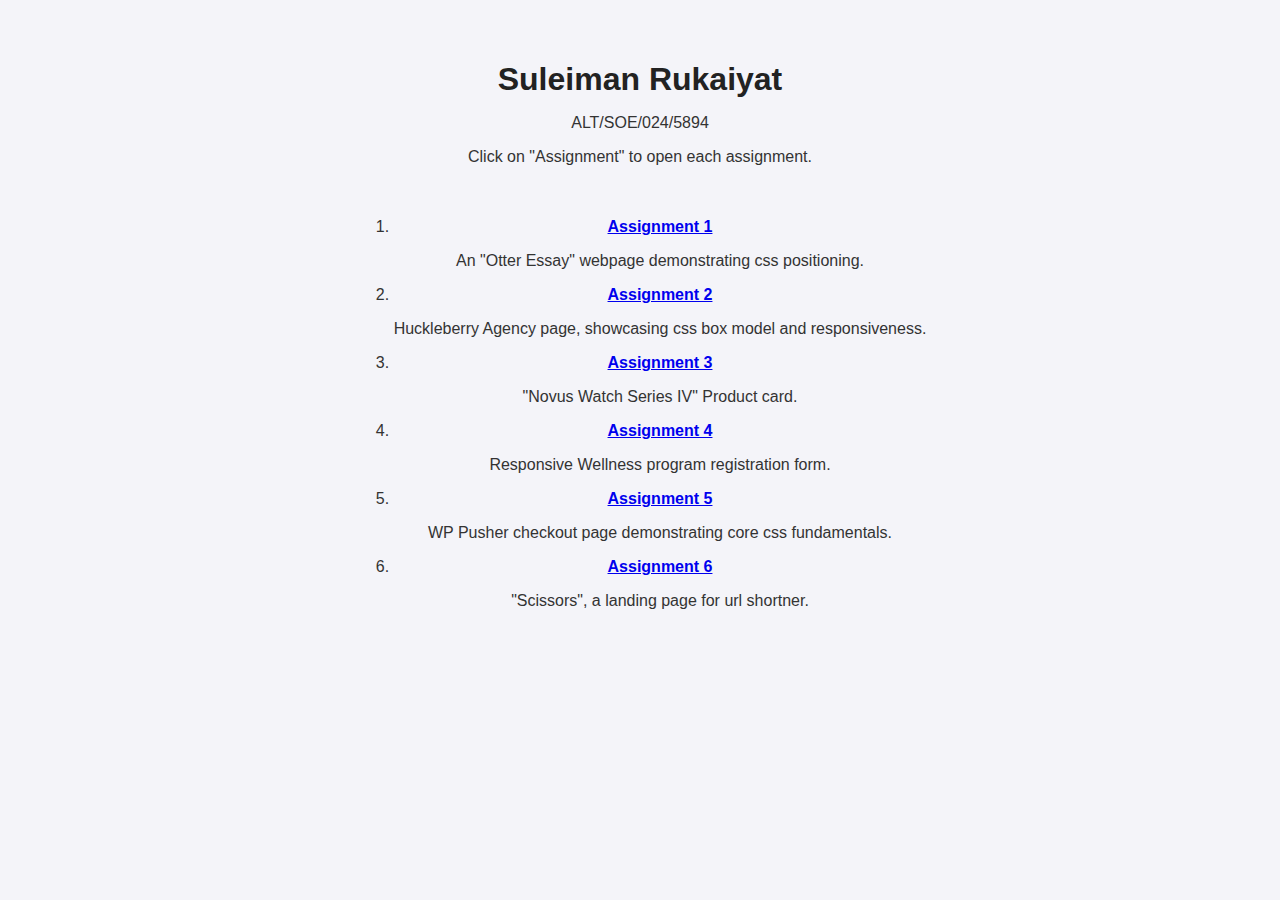
<file: index.html>
<!DOCTYPE html>
<html lang="en">

<head>
    <meta charset="UTF-8" />
    <meta name="viewport" content="width=device-width, initial-scale=1.0" />
    <title>CSS Assignments</title>
    <link rel="stylesheet" href="style.css" />
    <link href="https://fonts.googleapis.com/css2?family=Josefin+Sans:ital,wght@0,100..700;1,100..700&display=swap"
        rel="stylesheet">
</head>

<body>
    <section class="container">
        <div class="title">
            <h1>Suleiman Rukaiyat</h1>
            <p>ALT/SOE/024/5894</p>
            <p class="decription">
                Click on "Assignment"  to open each assignment.
            </p>
        </div>


        <div class="assignments">
            <div class="column 1">
                <ol class="alt__colors">
                    <li>
                        <a class="click__open" href="./CSS1/assignment 1.html" target="_blank">
                            <strong>Assignment 1</strong>
                        </a>
                        <a href="./CSS1/assignment 1.html" class="open__link" target="_blank"></a>
                        <p>An "Otter Essay" webpage demonstrating css positioning.</p>
                    </li>
                    <li>
                        <a class="click__open" href="./CSS2/assignment 2.html" target="_blank">
                            <strong>Assignment 2</strong>
                        </a>
                        <a href="./CSS2/assignment 2.html" class="open__link" target="_blank"></a>
                        <p>
                            Huckleberry Agency page, showcasing css box model and
                            responsiveness.
                        </p>
                    </li>
                    <li>
                        <a class="click__open" href="./CSS3/assignment 3.html" target="_blank">
                            <strong>Assignment 3</strong>
                        </a>
                        <a href="./CSS3/assignment 3.html" class="open__link" target="_blank"></a>
                        <p>"Novus Watch Series IV" Product card.</p>
                    </li>
                </ol>
            </div>

            <div class="column 2">
                <ol class="alt__colors" start="4">
                    <li>
                        <a class="click__open" href="./CSS4/assignment 4.html" target="_blank">
                            <strong>Assignment 4</strong>
                        </a>
                        <a href="./CSS4/assignment 4.html" class="open__link" target="_blank"></a>
                        <p>Responsive Wellness program registration form.</p>
                    </li>
                    <li>
                        <a class="click__open" href="./CSS5/assignment 5.html" target="_blank">
                            <strong>Assignment 5</strong>
                        </a>
                        <a href="./CSS5/assignment 5.html" class="open__link" target="_blank"></a>
                        <p>
                            WP Pusher checkout page demonstrating core css fundamentals.
                        </p>
                    </li>
                    <li>
                        <a class="click__open" href="./CSS6/assignment 6.html" target="_blank">
                            <strong>Assignment 6</strong>
                        </a>
                        <a href="./CSS6/assignment 6.html" class="open__link" target="_blank"></a>
                        <p>"Scissors", a landing page for url shortner.</p>
                    </li>
                </ol>
            </div>
        </div>
    </section>
</body>

</html>
</file>
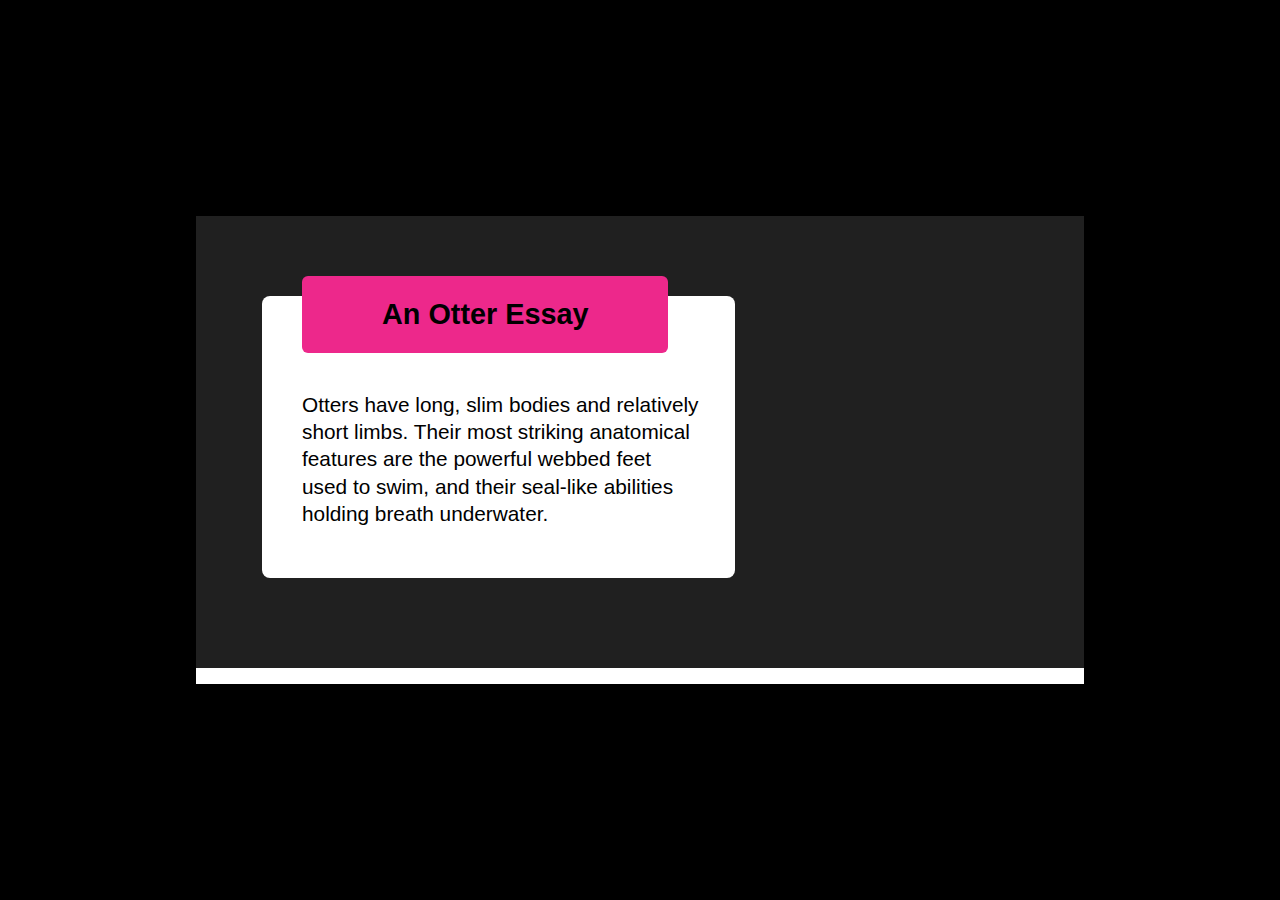
<file: CSS1/assignment 1.html>
<!DOCTYPE html>
<html lang="en">
  <head>
    <meta charset="UTF-8" />
    <meta name="viewport" content="width=device-width, initial-scale=1.0" />
    <title>Task 1 | Otter Essay</title>
    <link rel="stylesheet" href="assignment 1 style.css" />
  </head>
  <body>
    <main class="main">
      <section class="main-outer-container">
        <article class="main-container">
          <h1 class="main-heading">An Otter Essay</h1>
          <div class="main-content">
            <p>
              Otters have long, slim bodies and relatively short limbs. Their
              most striking anatomical features are the powerful webbed feet
              used to swim, and their seal-like abilities holding breath
              underwater.
            </p>
          </div>
        </article>
      </section>
    </main>
  </body>
</html>
</file>
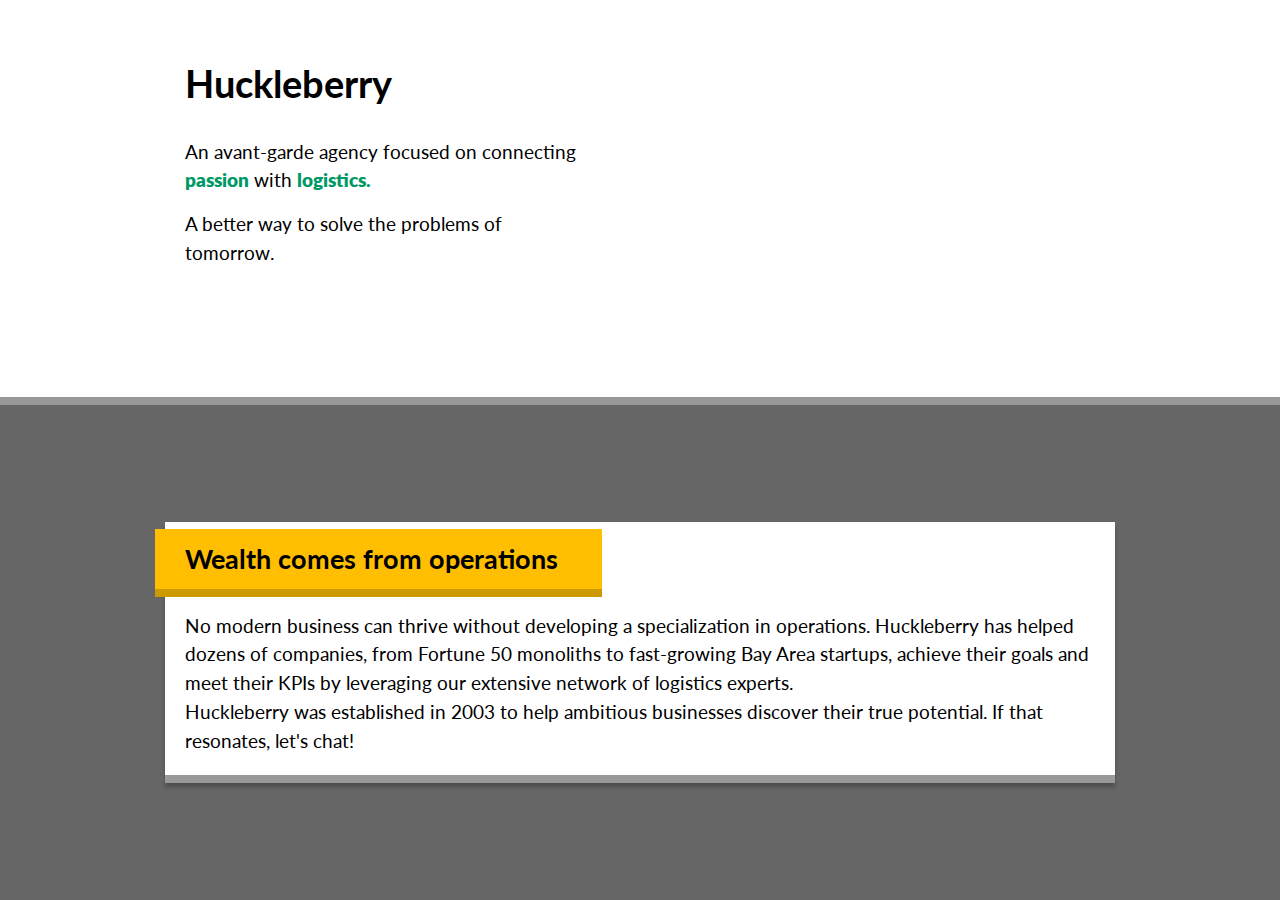
<file: CSS2/assignment 2.html>
<!DOCTYPE html>
<html lang="en">

<head>
    <meta charset="UTF-8">
    <meta name="viewport" content="width=device-width, initial-scale=1.0">
    <title>Task 2 | Huckleberry</title>
    <link rel="stylesheet" href="assignment 2 style.css">
</head>

<body>
    <header class="header">
        <div class="header__content">
            <h1>Huckleberry</h1>
            <div class="intro">
                <p class="intro__primary">
                    An avant-garde agency focused on connecting
                    <span class="highlight-green">passion</span> with
                    <span class="highlight-green">logistics.</span>
                </p>
                <p class="intro__secondary">
                    A better way to solve the problems of tomorrow.
                </p>
            </div>
        </div>
    </header>

    <main>
        <article class="card">
            <header class="card__banner">
                <h2>Wealth comes from operations</h2>
            </header>
            <div class="card__content">
                <p class="card__text-1">
                    No modern business can thrive without developing a specialization in operations. Huckleberry has
                    helped dozens of companies, from Fortune 50 monoliths to fast-growing Bay Area startups, achieve
                    their goals and meet their KPIs by leveraging our extensive network of logistics experts.
                </p>
                <p class="card__text-2">
                    Huckleberry was established in 2003 to help ambitious businesses discover their true potential.
                    If that resonates, let's chat!
                </p>
            </div>
        </article>
    </main>

</body>

</html>
</file>
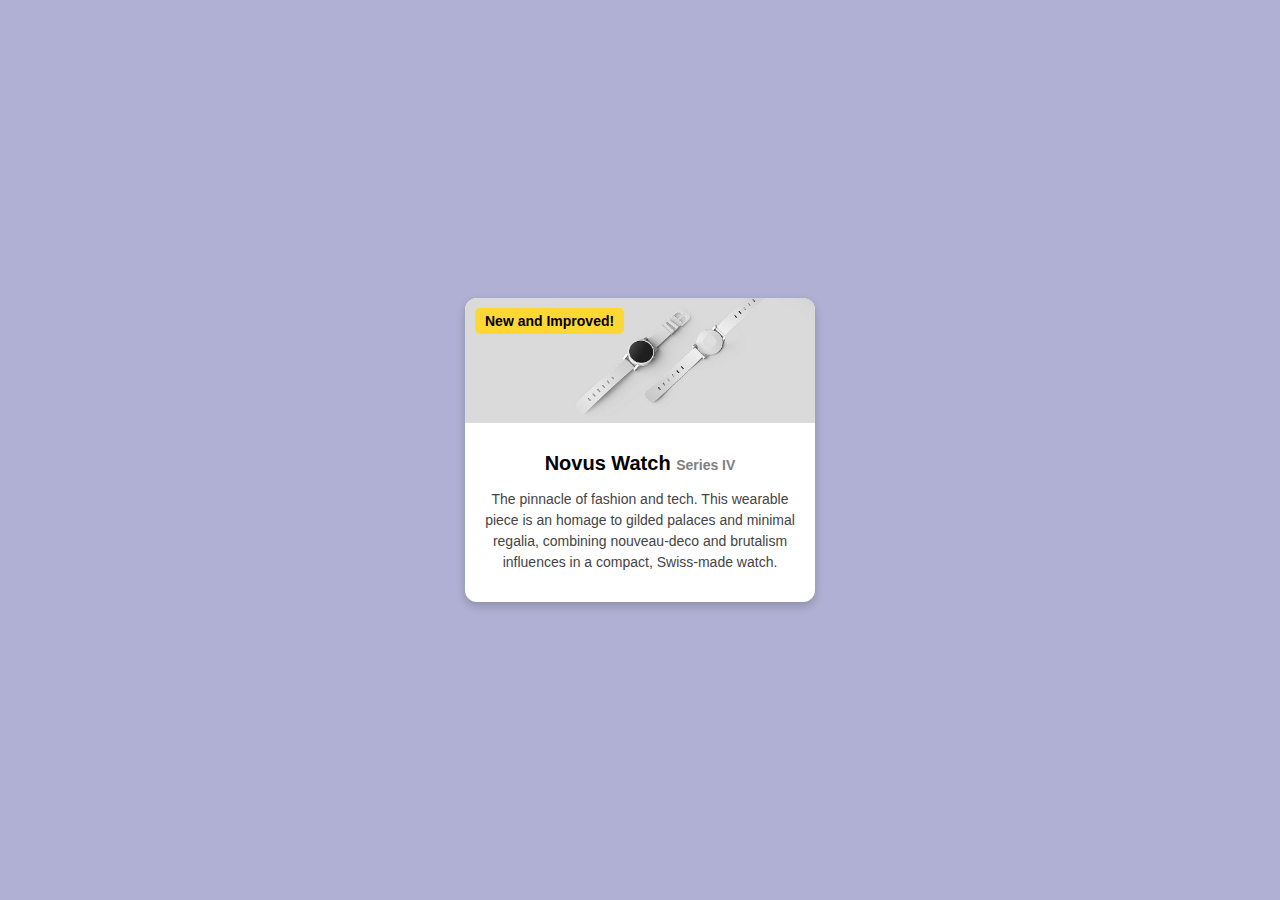
<file: CSS3/assignment 3.html>
<!DOCTYPE html>
<html lang="en">
<head>
    <meta charset="UTF-8">
    <meta name="viewport" content="width=device-width, initial-scale=1.0">
    <title>Novus Watch Ad</title>
    <link rel="stylesheet" href="assignnment 3 style.css">
</head>
<body>
    <div class="card-container">
        <div class="badge">New and Improved!</div>
        <div class="card">
            <img src="novus watch.jpeg" alt="Novus Watch" class="watch-image">
            <div class="card-content">
                <h2>Novus Watch <span>Series IV</span></h2>
                <p>The pinnacle of fashion and tech. This wearable piece is an homage to gilded palaces and minimal regalia, combining nouveau-deco and brutalism influences in a compact, Swiss-made watch.</p>
            </div>
        </div>
    </div>
</body>
</html>
</file>
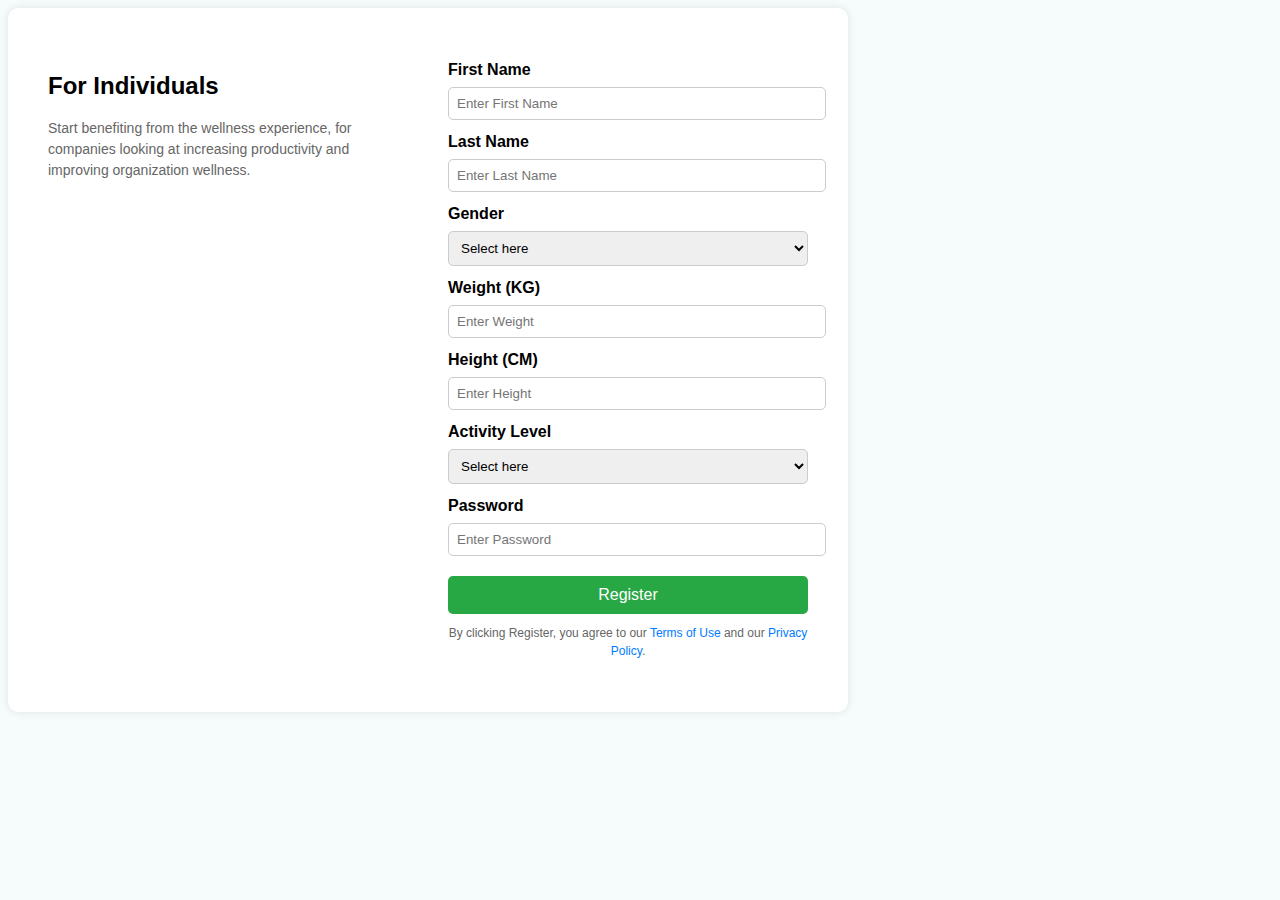
<file: CSS4/assignment 4.html>
<!DOCTYPE html>
<html lang="en">
<head>
    <meta charset="UTF-8">
    <meta name="viewport" content="width=device-width, initial-scale=1.0">
    <title>Signup Form</title>
    <link rel="stylesheet" href="assignment 4 style.css">
</head>
<body>
    <div class="container">
        <div class="info-section">
            <h2>For Individuals</h2>
            <p>Start benefiting from the wellness experience, for companies looking at increasing productivity and improving organization wellness.</p>
        </div>
        <div class="form-section">
            <form>
                <label>First Name</label>
                <input type="text" placeholder="Enter First Name">
                
                <label>Last Name</label>
                <input type="text" placeholder="Enter Last Name">
                
                <label>Gender</label>
                <select>
                    <option>Select here</option>
                </select>
                
                <label>Weight (KG)</label>
                <input type="number" placeholder="Enter Weight">
                
                <label>Height (CM)</label>
                <input type="number" placeholder="Enter Height">
                
                <label>Activity Level</label>
                <select>
                    <option>Select here</option>
                </select>
                
                <label>Password</label>
                <input type="password" placeholder="Enter Password">
                
                <button type="submit">Register</button>
            </form>
            <p class="terms">By clicking Register, you agree to our <a href="#">Terms of Use</a> and our <a href="#">Privacy Policy</a>.</p>
        </div>
    </div>
</body>
</html>
</file>
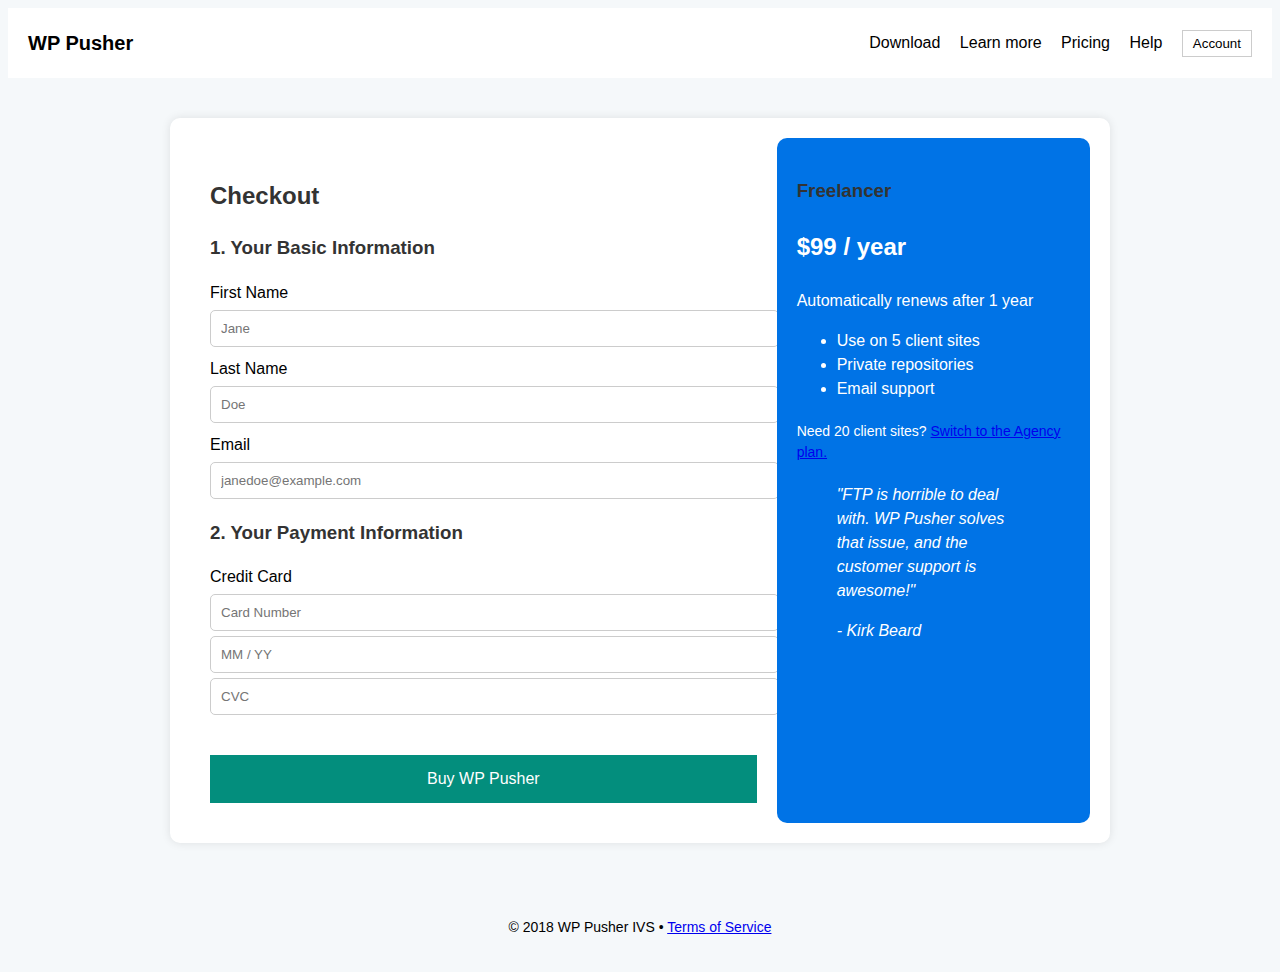
<file: CSS5/assignment 5.html>
<!DOCTYPE html>
<html lang="en">
<head>
    <meta charset="UTF-8">
    <meta name="viewport" content="width=device-width, initial-scale=1.0">
    <title>WP Pusher Checkout</title>
    <link rel="stylesheet" href="assignment 5 style.css">
</head>
<body>
    <header>
        <div class="logo">WP Pusher</div>
        <nav>
            <a href="#">Download</a>
            <a href="#">Learn more</a>
            <a href="#">Pricing</a>
            <a href="#">Help</a>
            <button class="account-btn">Account</button>
        </nav>
    </header>

    <main class="checkout-container">
        <section class="checkout-form">
            <h2>Checkout</h2>
            
            <form>
                <div class="section">
                    <h3>1. Your Basic Information</h3>
                    <label>First Name</label>
                    <input type="text" placeholder="Jane">
                    
                    <label>Last Name</label>
                    <input type="text" placeholder="Doe">

                    <label>Email</label>
                    <input type="email" placeholder="janedoe@example.com">
                </div>

                <div class="section">
                    <h3>2. Your Payment Information</h3>
                    <label>Credit Card</label>
                    <input type="text" placeholder="Card Number">
                    <input type="text" placeholder="MM / YY">
                    <input type="text" placeholder="CVC">
                </div>

                <button type="submit" class="buy-btn">Buy WP Pusher</button>
            </form>
        </section>

        <aside class="pricing-box">
            <h3>Freelancer</h3>
            <p class="price">$99 / year</p>
            <p>Automatically renews after 1 year</p>
            <ul>
                <li>Use on 5 client sites</li>
                <li>Private repositories</li>
                <li>Email support</li>
            </ul>
            <p class="switch-plan">Need 20 client sites? <a href="#">Switch to the Agency plan.</a></p>
            <blockquote>
                <p>"FTP is horrible to deal with. WP Pusher solves that issue, and the customer support is awesome!"</p>
                <p>- Kirk Beard</p>
            </blockquote>
        </aside>
    </main>

    <footer>
        <p>© 2018 WP Pusher IVS • <a href="#">Terms of Service</a></p>
    </footer>
</body>
</html>
</file>
<file: style.css>
/* General styles */
body {
    font-family: 'Poppins', sans-serif;
    background-color: #f4f4f9;
    color: #333;
    margin: 0;
    padding: 20px;
    text-align: center;
}

/* Header styling */
h1 {
    font-size: 2rem;
    color: #222;
    margin-bottom: 5px;
}

h2 {
    font-size: 1.2rem;
    color: #666;
}

/* Assignment list styling */
.container {
    display: flex;
    flex-wrap: wrap;
    justify-content: center;
    gap: 20px;
    max-width: 800px;
    margin: 20px auto;
}

.assignment {
    background: white;
    padding: 15px;
    border-radius: 8px;
    box-shadow: 0 4px 8px rgba(0, 0, 0, 0.1);
    transition: transform 0.2s, box-shadow 0.2s;
    width: 300px;
}

.assignment:hover {
    transform: translateY(-5px);
    box-shadow: 0 6px 12px rgba(0, 0, 0, 0.15);
}

.assignment h3 {
    font-size: 1.1rem;
    color: #0056b3;
    margin-bottom: 5px;
}

.assignment p {
    font-size: 0.9rem;
    color: #444;
}

/* Responsive adjustments */
@media (max-width: 600px) {
    .container {
        flex-direction: column;
        align-items: center;
    }
}
</file>
<file: CSS1/assignment 1 style.css>
* {
    margin: 0;
    padding: 0;
    box-sizing: border-box;
}

body {
    height: 100vh;
    display: flex;
    justify-content: center;
    align-items: center;
    color: #000;
    background-color: black;
    font-family:Arial, Helvetica, sans-serif;
}

.main {
    width: 888px;
    height: 468px;
    background-color: #fff;
}

.main-outer-container {
    width: 100%;
    height: 100%;
    padding: 50px;
    background-color: #202020;
    border-bottom: 16px solid #fff;
}

.main-container {
    position: relative;
    width: 60%;
    height: 80%;
    border-radius: 8px;
    background-color: #fff;
    margin: 30px 0 0 16px;
}

.main-heading {
    position: absolute;
    top: -20px;
    left: 40px;
    padding: 22px 80px;
    font-size: 1.8rem;
    font-weight: 800;
    color: #000;
    background-color: #ed288b;
    text-align: center;
    border-radius: 6px;
}

.main-content {
    padding: 95px 35px 15px 40px;
}

.main-content p {
    line-height: 1.7rem;
    font-weight: 500;
    font-size: 1.3rem;
}
</file>
<file: CSS2/assignment 2 style.css>
@import url('https://fonts.googleapis.com/css2?family=Lato:ital,wght@0,100;0,300;0,400;0,700;0,900;1,100;1,300;1,400;1,700;1,900&display=swap');

* {
  margin: 0;
  padding: 0;
  box-sizing: border-box;
}

body {
  height: 100vh;
  display: flex;
  line-height: 1.5;
  flex-direction: column;
  font-family: "Lato", sans-serif;
  font-size: 1.2rem;
}

.header {
  height: 45vh;
  background-color: #fff;
  border-bottom: 8px solid #999999;
}

main {
  display: flex;
  flex: 1;
  justify-content: center;
  align-items: center;
  background-color: #666666;
}

.header__content {
  margin: 55px 0 0 0;
  padding: 0 20px;
  width: 100%;
}

.intro {
  margin-top: 10px;
}

.intro p {
  padding-top: 15px;
}

.highlight-green {
  color: #009966;
  font-weight: 800;
}

.card {
  width: 100%;
  padding: 20px;
  position: relative;
  background-color: #fff;
  box-shadow: 0 4px 4px 0 #00000040;
  border-bottom: 8px solid #999999;
}

.card__content {
  margin-top: 70px;
}

.card__banner h2 {
  position: absolute;
  top: 7px;
  left: -10px;
  width: 600px;
  padding: 10px 30px;
  font-size: 1.4rem;
  color: #000000;
  background-color: #ffbf00;
  border-bottom: 8px solid#CC9900;
}

.otter-main {
  width: 888px;
  height: 468px;
  background-color: #fff;
}

.otter-outer {
  width: 100%;
  height: 100%;
  padding: 50px;
  background-color: #202020;
  border-bottom: 16px solid #fff;
}

.otter-container {
  position: relative;
  width: 60%;
  height: 80%;
  border-radius: 8px;
  background-color: #fff;
  margin: 30px 0 0 16px;
}

@media screen and (min-width: 480px) {
  .header__content {
    width: 60%;
  }

  .card__banner h2 {
    font-size: 40px;
  }
}

@media screen and (min-width: 769px) {
  .header__content {
    width: 435px;
    margin: 55px 0 0 max(5px, calc((100vw - 950px) / 2));
  }
  .card {
    width: 950px;
    margin-top: 0;
  }
  .card__banner h2 {
    max-width: 47%;
    font-size: 1.7rem;
  }
}

@media screen and (min-width: 1280px) {
  .header__content {
    margin-left: calc((100vw - 950px) / 2);
  }
}
</file>
<file: CSS3/assignnment 3 style.css>
/* General Styling */
body {
    font-family: Arial, sans-serif;
    background-color: #b0b0d4; /* Soft purple background */
    display: flex;
    justify-content: center;
    align-items: center;
    height: 100vh;
    margin: 0;
}

/* Card Container */
.card-container {
    position: relative;
    background: white;
    border-radius: 12px;
    box-shadow: 0 4px 10px rgba(0, 0, 0, 0.2);
    overflow: hidden;
    max-width: 350px;
    text-align: center;
}

/* Badge */
.badge {
    position: absolute;
    top: 10px;
    left: 10px;
    background: #fdd835; /* Yellow badge */
    color: black;
    font-weight: bold;
    padding: 5px 10px;
    border-radius: 5px;
    font-size: 14px;
}

/* Watch Image */
.watch-image {
    width: 100%;
    height: auto;
}

/* Card Content */
.card-content {
    padding: 15px;
}

.card-content h2 {
    font-size: 20px;
    margin: 10px 0;
}

.card-content h2 span {
    font-size: 14px;
    color: gray;
}

.card-content p {
    font-size: 14px;
    color: #444;
    line-height: 1.5;
}
</file>
<file: CSS4/assignment 4 style.css>
/* styles.css */
body {
    display: flex;
    flex-direction: column;
    line-height: 1.5;
    box-sizing: border-box;
    background-color: #f6fcfb;
    font-family: "Sofia Sans", sans-serif;
}

.container {
    display: flex;
    background: white;
    padding: 20px;
    border-radius: 10px;
    box-shadow: 0 0 10px rgba(0, 0, 0, 0.1);
    max-width: 800px;
    width: 100%;
}

.info-section {
    flex: 1;
    padding: 20px;
}

.form-section {
    flex: 1;
    padding: 20px;
}

h2 {
    margin-bottom: 10px;
}

p {
    font-size: 14px;
    color: #666;
}

form {
    display: flex;
    flex-direction: column;
}

label {
    margin-top: 10px;
    font-weight: bold;
}

input, select {
    padding: 8px;
    margin-top: 5px;
    border: 1px solid #ccc;
    border-radius: 5px;
    width: 100%;
}

button {
    margin-top: 20px;
    padding: 10px;
    background-color: #28a745;
    color: white;
    border: none;
    border-radius: 5px;
    cursor: pointer;
    font-size: 16px;
}

button:hover {
    background-color: #218838;
}

.terms {
    margin-top: 10px;
    font-size: 12px;
    color: #666;
    text-align: center;
}

.terms a {
    color: #007bff;
    text-decoration: none;
}

.terms a:hover {
    text-decoration: underline;
}
</file>
<file: CSS5/assignment 5 style.css>
body {
    height: 100vh;
  display: flex;
  flex-direction: column;
  background-color: #f5f8fa;
  font-family: "Lato", sans-serif;
  line-height: 1.5;
  -webkit-font-smoothing: antialiased;
}

/* Header */
header {
    display: flex;
    justify-content: space-between;
    padding: 20px;
    background: white;
    align-items: center;
}

.logo {
    font-weight: bold;
    font-size: 20px;
}

nav a {
    margin-right: 15px;
    text-decoration: none;
    color: black;
}

.account-btn {
    padding: 5px 10px;
    border: 1px solid #ccc;
    background: white;
    cursor: pointer;
}

/* Checkout Container */
.checkout-container {
    display: flex;
    max-width: 900px;
    margin: 40px auto;
    background: white;
    padding: 20px;
    border-radius: 10px;
    box-shadow: 0 0 10px rgba(0, 0, 0, 0.1);
}

/* Form Section */
.checkout-form {
    flex: 2;
    padding: 20px;
}

.section {
    margin-bottom: 20px;
}

h2, h3 {
    color: #333;
}

label {
    display: block;
    margin-top: 10px;
}

input {
    width: 100%;
    padding: 10px;
    margin-top: 5px;
    border: 1px solid #ccc;
    border-radius: 5px;
}

/* Button */
.buy-btn {
    width: 100%;
    padding: 15px;
    background: #038E7D;
    color: white;
    border: none;
    cursor: pointer;
    font-size: 16px;
    margin-top: 20px;
}

/* Pricing Box */
.pricing-box {
    flex: 1;
    background: #0073e6;
    color: white;
    padding: 20px;
    border-radius: 10px;
}

.price {
    font-size: 24px;
    font-weight: bold;
}

.switch-plan {
    margin-top: 20px;
    font-size: 14px;
}

blockquote {
    font-style: italic;
    margin-top: 20px;
}

/* Footer */
footer {
    text-align: center;
    padding: 20px;
    font-size: 14px;
}
</file>
